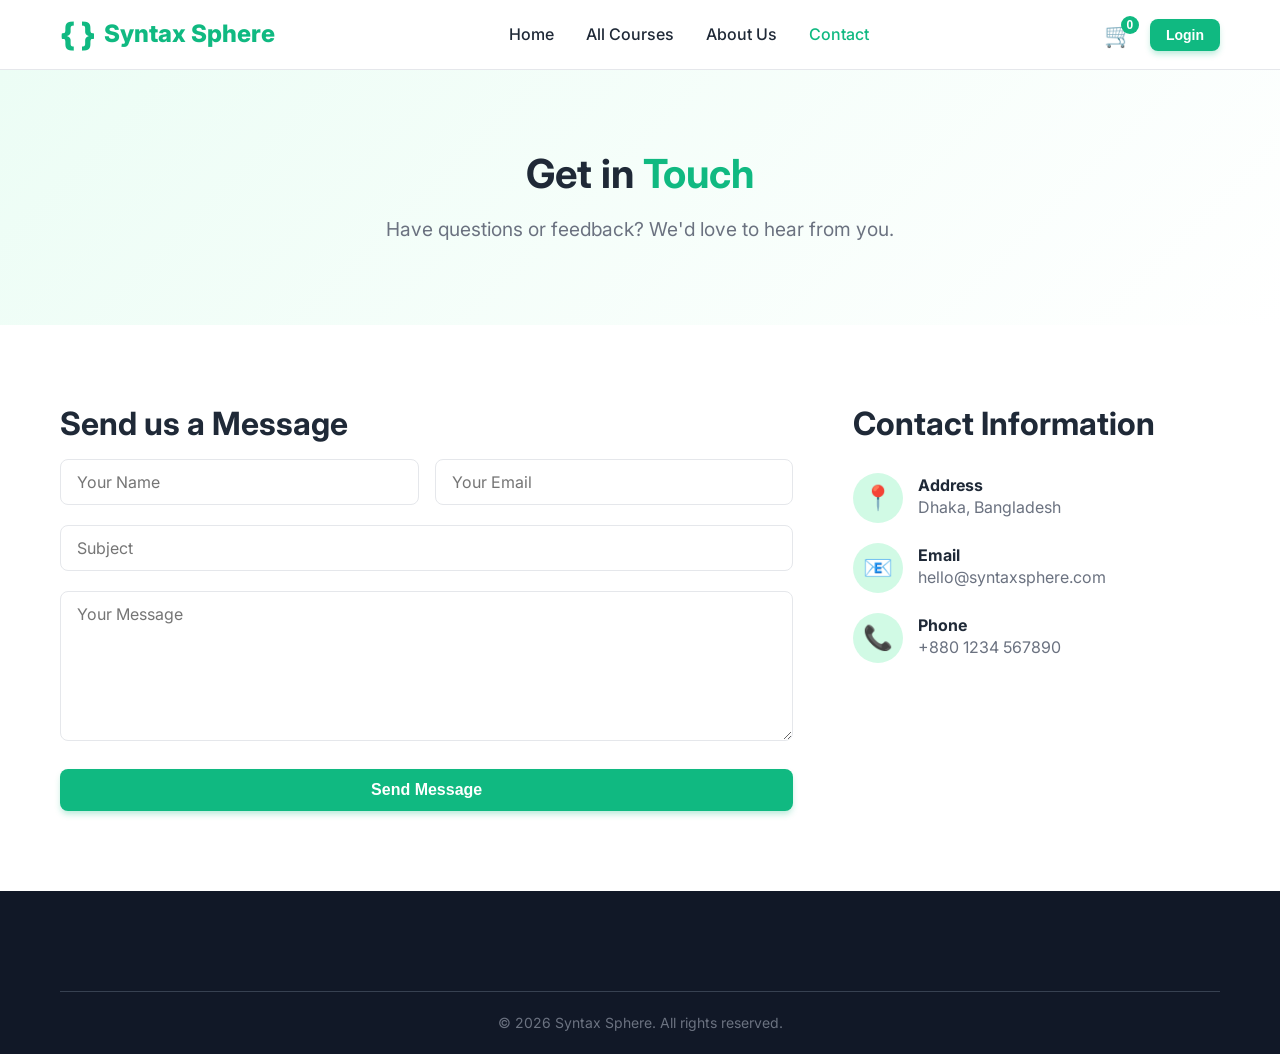
<file: contact.html>
<!DOCTYPE html>
<html lang="en">
  <head>
    <meta charset="UTF-8" />
    <meta name="viewport" content="width=device-width, initial-scale=1.0" />
    <title>Contact Us | Syntax Sphere</title>
    <link rel="stylesheet" href="css/style.css" />
    <link
      href="https://fonts.googleapis.com/css2?family=Inter:wght@400;500;600;700;800&display=swap"
      rel="stylesheet"
    />
    <style>
      .contact-form input,
      .contact-form textarea {
        width: 100%;
        padding: 12px 16px;
        border: 1px solid var(--border);
        border-radius: 8px;
        font-size: 1rem;
        margin-bottom: 20px;
        font-family: inherit;
      }
      .contact-form textarea {
        min-height: 150px;
        resize: vertical;
      }
      .contact-form input:focus,
      .contact-form textarea:focus {
        outline: none;
        border-color: var(--primary);
        box-shadow: 0 0 0 3px rgba(16, 185, 129, 0.1);
      }
      .contact-info-item {
        display: flex;
        align-items: center;
        gap: 15px;
        margin-bottom: 20px;
      }
      .contact-info-icon {
        width: 50px;
        height: 50px;
        background: var(--primary-light);
        border-radius: 50%;
        display: flex;
        align-items: center;
        justify-content: center;
        font-size: 1.5rem;
      }
    </style>
  </head>
  <body>
    <!-- Header -->
    <header class="header">
      <div class="container nav-container">
        <a href="index.html" class="logo">
          <span style="color: var(--primary); font-size: 2rem">{ }</span> Syntax
          Sphere
        </a>
        <nav class="nav-links">
          <a href="index.html" class="nav-link">Home</a>
          <a href="courses.html" class="nav-link">All Courses</a>
          <a href="about.html" class="nav-link">About Us</a>
          <a href="contact.html" class="nav-link" style="color: var(--primary)"
            >Contact</a
          >
        </nav>
        <div class="flex items-center gap-4">
          <button class="cart-btn" id="cart-toggle">
            🛒
            <span class="cart-badge" id="cart-count">0</span>
          </button>
          <div id="auth-section">
            <button class="btn btn-primary btn-sm" id="login-btn">Login</button>
          </div>
          <div class="mobile-menu-btn">☰</div>
        </div>
      </div>
    </header>

    <!-- Cart Drawer -->
    <div class="cart-wrapper">
      <div class="cart-overlay"></div>
      <div class="cart-drawer">
        <div class="cart-header">
          <h3>Your Cart</h3>
          <button class="btn btn-outline btn-sm" id="close-cart">✕</button>
        </div>
        <div class="cart-items" id="cart-items-container">
          <p class="text-center description" style="margin-top: 50px">
            Your cart is empty.
          </p>
        </div>
        <div class="cart-footer">
          <div
            class="flex justify-between"
            style="margin-bottom: 20px; font-weight: 700; font-size: 1.2rem"
          >
            <span>Total:</span>
            <span id="cart-total">৳ 0</span>
          </div>
          <button
            class="btn btn-primary"
            style="width: 100%"
            onclick="alert('Checkout Mockup Success!')"
          >
            Checkout Now
          </button>
        </div>
      </div>
    </div>

    <!-- Login Modal -->
    <div class="modal-wrapper" id="login-modal-wrapper">
      <div class="modal-overlay" id="blur-overlay"></div>
      <div class="modal">
        <div
          class="flex justify-between items-center"
          style="margin-bottom: 20px"
        >
          <h3 style="margin: 0">Login</h3>
          <button class="btn btn-outline btn-sm" id="close-login">✕</button>
        </div>
        <form id="login-form">
          <div style="margin-bottom: 15px">
            <label style="display: block; margin-bottom: 5px; font-weight: 500"
              >Email</label
            >
            <input
              type="email"
              placeholder="student@syntaxsphere.com"
              required
              style="
                width: 100%;
                padding: 10px;
                border: 1px solid var(--border);
                border-radius: 6px;
              "
            />
          </div>
          <div style="margin-bottom: 20px">
            <label style="display: block; margin-bottom: 5px; font-weight: 500"
              >Password</label
            >
            <input
              type="password"
              placeholder="Any password works"
              required
              style="
                width: 100%;
                padding: 10px;
                border: 1px solid var(--border);
                border-radius: 6px;
              "
            />
          </div>
          <button type="submit" class="btn btn-primary" style="width: 100%">
            Login
          </button>
          <p
            class="description text-center"
            style="margin-top: 15px; font-size: 0.85rem"
          >
            No account? <a href="#" style="color: var(--primary)">Sign up</a>
          </p>
        </form>
      </div>
    </div>

    <!-- Hero Section -->
    <section
      class="section"
      style="
        background: linear-gradient(135deg, #ecfdf5 0%, #ffffff 100%);
        text-align: center;
      "
    >
      <div class="container">
        <h1>Get in <span style="color: var(--primary)">Touch</span></h1>
        <p
          class="description"
          style="font-size: 1.2rem; max-width: 600px; margin: 0 auto"
        >
          Have questions or feedback? We'd love to hear from you.
        </p>
      </div>
    </section>

    <!-- Contact Section -->
    <section class="section">
      <div class="container flex" style="gap: 60px; flex-wrap: wrap">
        <!-- Contact Form -->
        <div style="flex: 2; min-width: 300px">
          <h2>Send us a Message</h2>
          <form
            class="contact-form"
            onsubmit="event.preventDefault(); alert('Message sent! (Mock)'); this.reset();"
          >
            <div class="flex gap-4" style="flex-wrap: wrap">
              <div style="flex: 1; min-width: 200px">
                <input type="text" placeholder="Your Name" required />
              </div>
              <div style="flex: 1; min-width: 200px">
                <input type="email" placeholder="Your Email" required />
              </div>
            </div>
            <input type="text" placeholder="Subject" />
            <textarea placeholder="Your Message" required></textarea>
            <button type="submit" class="btn btn-primary" style="width: 100%">
              Send Message
            </button>
          </form>
        </div>

        <!-- Contact Info -->
        <div style="flex: 1; min-width: 280px">
          <h2>Contact Information</h2>
          <div style="margin-top: 30px">
            <div class="contact-info-item">
              <div class="contact-info-icon">📍</div>
              <div>
                <h4 style="margin-bottom: 0">Address</h4>
                <p class="description" style="margin: 0">Dhaka, Bangladesh</p>
              </div>
            </div>
            <div class="contact-info-item">
              <div class="contact-info-icon">📧</div>
              <div>
                <h4 style="margin-bottom: 0">Email</h4>
                <p class="description" style="margin: 0">
                  hello@syntaxsphere.com
                </p>
              </div>
            </div>
            <div class="contact-info-item">
              <div class="contact-info-icon">📞</div>
              <div>
                <h4 style="margin-bottom: 0">Phone</h4>
                <p class="description" style="margin: 0">+880 1234 567890</p>
              </div>
            </div>
          </div>
        </div>
      </div>
    </section>

    <!-- Footer -->
    <footer class="footer">
      <div class="container">
        <div class="copyright text-center">
          &copy; 2026 Syntax Sphere. All rights reserved.
        </div>
      </div>
    </footer>

    <script src="js/data.js"></script>
    <script src="js/main.js"></script>
  </body>
</html>
</file>
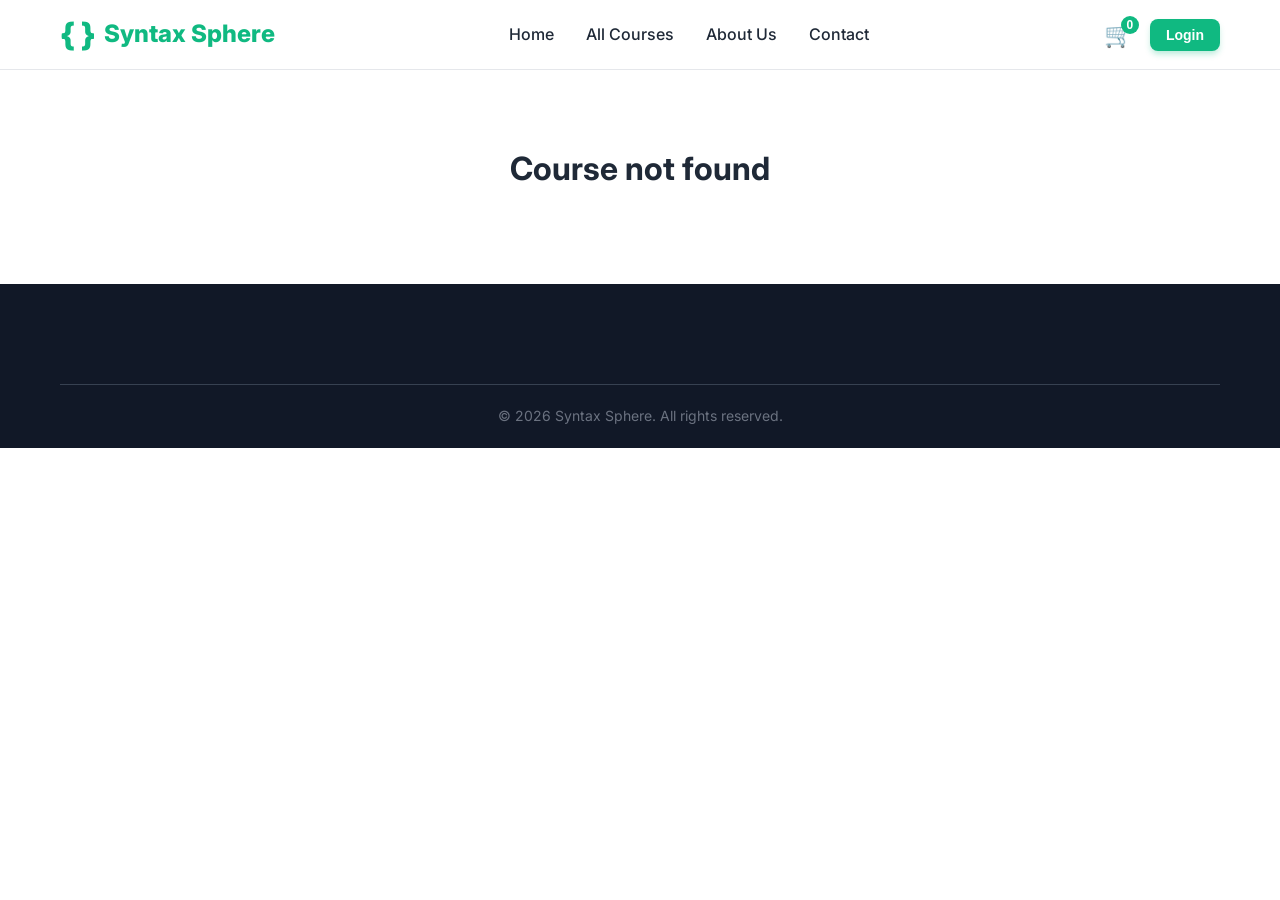
<file: course-detail.html>
<!DOCTYPE html>
<html lang="en">
  <head>
    <meta charset="UTF-8" />
    <meta name="viewport" content="width=device-width, initial-scale=1.0" />
    <title>Course Details | Syntax Sphere</title>
    <link rel="stylesheet" href="css/style.css" />
    <link
      href="https://fonts.googleapis.com/css2?family=Inter:wght@400;500;600;700;800&display=swap"
      rel="stylesheet"
    />
    <style>
      .curriculum-item {
        padding: 15px;
        border-bottom: 1px solid var(--border);
        display: flex;
        justify-content: space-between;
        align-items: center;
        cursor: pointer;
        background: #fff;
      }
      .curriculum-item:hover {
        background-color: var(--bg-light);
      }
    </style>
  </head>
  <body>
    <!-- Header -->
    <header class="header">
      <div class="container nav-container">
        <a href="index.html" class="logo">
          <span style="color: var(--primary); font-size: 2rem">{ }</span> Syntax
          Sphere
        </a>
        <nav class="nav-links">
          <a href="index.html" class="nav-link">Home</a>
          <a href="courses.html" class="nav-link">All Courses</a>
          <a href="about.html" class="nav-link">About Us</a>
          <a href="contact.html" class="nav-link">Contact</a>
        </nav>
        <div class="flex items-center gap-4">
          <button class="cart-btn" id="cart-toggle">
            🛒
            <span class="cart-badge" id="cart-count">0</span>
          </button>
          <div id="auth-section">
            <button class="btn btn-primary btn-sm" id="login-btn">Login</button>
          </div>
          <div class="mobile-menu-btn">☰</div>
        </div>
      </div>
    </header>

    <!-- Cart Drawer -->
    <div class="cart-wrapper">
      <div class="cart-overlay"></div>
      <div class="cart-drawer">
        <div class="cart-header">
          <h3>Your Cart</h3>
          <button class="btn btn-outline btn-sm" id="close-cart">✕</button>
        </div>
        <div class="cart-items" id="cart-items-container">
          <!-- Cart Items Injected Here -->
          <p class="text-center description" style="margin-top: 50px">
            Your cart is empty.
          </p>
        </div>
        <div class="cart-footer">
          <div
            class="flex justify-between"
            style="margin-bottom: 20px; font-weight: 700; font-size: 1.2rem"
          >
            <span>Total:</span>
            <span id="cart-total">৳ 0</span>
          </div>
          <button
            class="btn btn-primary"
            style="width: 100%"
            onclick="alert('Checkout Mockup Success!')"
          >
            Checkout Now
          </button>
        </div>
      </div>
    </div>

    <!-- Login Modal -->
    <div class="modal-wrapper" id="login-modal-wrapper">
      <div class="modal-overlay" id="blur-overlay"></div>
      <div class="modal">
        <div
          class="flex justify-between items-center"
          style="margin-bottom: 20px"
        >
          <h3 style="margin: 0">Login</h3>
          <button class="btn btn-outline btn-sm" id="close-login">✕</button>
        </div>
        <form id="login-form">
          <div style="margin-bottom: 15px">
            <label style="display: block; margin-bottom: 5px; font-weight: 500"
              >Email</label
            >
            <input
              type="email"
              placeholder="student@syntaxsphere.com"
              required
              style="
                width: 100%;
                padding: 10px;
                border: 1px solid var(--border);
                border-radius: 6px;
              "
            />
          </div>
          <div style="margin-bottom: 20px">
            <label style="display: block; margin-bottom: 5px; font-weight: 500"
              >Password</label
            >
            <input
              type="password"
              placeholder="Any password works"
              required
              style="
                width: 100%;
                padding: 10px;
                border: 1px solid var(--border);
                border-radius: 6px;
              "
            />
          </div>
          <button type="submit" class="btn btn-primary" style="width: 100%">
            Login
          </button>
          <p
            class="description text-center"
            style="margin-top: 15px; font-size: 0.85rem"
          >
            No account? <a href="#" style="color: var(--primary)">Sign up</a>
          </p>
        </form>
      </div>
    </div>

    <!-- Course Content Container -->
    <div id="course-detail-content">
      <!-- Filled dynamically by JS -->
      <div class="container text-center section">
        <p>Loading course details...</p>
      </div>
    </div>

    <!-- Footer -->
    <footer class="footer">
      <div class="container">
        <div class="copyright text-center">
          &copy; 2026 Syntax Sphere. All rights reserved.
        </div>
      </div>
    </footer>

    <script src="js/data.js"></script>
    <script src="js/main.js"></script>
  </body>
</html>
</file>
<file: css/style.css>
/* 
========================================
   SYNTAX SPHERE - GLOBAL STYLES
========================================
*/

/* --- 1. Variables & Theme --- */
:root {
  /* Primary Colors */
  --primary: #10b981; /* Emerald 500 */
  --primary-dark: #059669; /* Emerald 600 */
  --primary-light: #d1fae5; /* Emerald 100 */

  /* Text Colors */
  --text-main: #1f2937; /* Gray 800 */
  --text-muted: #6b7280; /* Gray 500 */
  --text-light: #9ca3af; /* Gray 400 */

  /* Backgrounds */
  --bg-body: #ffffff;
  --bg-light: #f9fafb; /* Gray 50 */
  --bg-card: #ffffff;

  /* UI Elements */
  --border: #e5e7eb; /* Gray 200 */
  --shadow-sm: 0 1px 2px 0 rgba(0, 0, 0, 0.05);
  --shadow-md: 0 4px 6px -1px rgba(0, 0, 0, 0.1),
    0 2px 4px -1px rgba(0, 0, 0, 0.06);
  --shadow-lg: 0 10px 15px -3px rgba(0, 0, 0, 0.1),
    0 4px 6px -2px rgba(0, 0, 0, 0.05);

  /* Spacing */
  --container-width: 1200px;
  --header-height: 70px;
}

/* --- 2. Reset & Base --- */
* {
  margin: 0;
  padding: 0;
  box-sizing: border-box;
}

body {
  font-family: "Inter", system-ui, -apple-system, sans-serif;
  color: var(--text-main);
  background-color: var(--bg-body);
  line-height: 1.6;
  -webkit-font-smoothing: antialiased;
}

a {
  text-decoration: none;
  color: inherit;
  transition: color 0.2s;
}

ul {
  list-style: none;
}

img {
  max-width: 100%;
  display: block;
}

/* --- 3. Typography --- */
h1,
h2,
h3,
h4,
h5,
h6 {
  font-weight: 700;
  line-height: 1.2;
  margin-bottom: 1rem;
}

h1 {
  font-size: 2.5rem;
}
h2 {
  font-size: 2rem;
}
h3 {
  font-size: 1.5rem;
}

p {
  margin-bottom: 1rem;
}

/* --- 4. Utilities --- */
.container {
  max-width: var(--container-width);
  margin: 0 auto;
  padding: 0 20px;
}

.section {
  padding: 80px 0;
}

.bg-light {
  background-color: var(--bg-light);
}

.flex {
  display: flex;
}
.description {
  color: var(--text-muted);
}
.text-center {
  text-align: center;
}
.items-center {
  align-items: center;
}
.justify-between {
  justify-content: space-between;
}
.justify-center {
  justify-content: center;
}
.gap-4 {
  gap: 1rem;
}
.grid {
  display: grid;
}
.grid-cols-3 {
  grid-template-columns: repeat(3, 1fr);
  gap: 2rem;
}

/* Mobile Grid */
@media (max-width: 768px) {
  .grid-cols-3 {
    grid-template-columns: 1fr;
  }
  h1 {
    font-size: 2rem;
  }
}

/* --- 5. Buttons --- */
.btn {
  display: inline-flex;
  align-items: center;
  justify-content: center;
  padding: 12px 24px;
  border-radius: 8px;
  font-weight: 600;
  cursor: pointer;
  transition: all 0.3s ease;
  border: none;
  font-size: 1rem;
}

.btn-primary {
  background-color: var(--primary);
  color: white;
  box-shadow: 0 4px 6px -1px rgba(16, 185, 129, 0.3);
}

.btn-primary:hover {
  background-color: var(--primary-dark);
  transform: translateY(-2px);
  box-shadow: 0 6px 8px -1px rgba(16, 185, 129, 0.4);
}

.btn-outline {
  background-color: transparent;
  border: 2px solid var(--primary);
  color: var(--primary);
}

.btn-outline:hover {
  background-color: var(--primary-light);
}

.btn-sm {
  padding: 8px 16px;
  font-size: 0.875rem;
}

/* --- 6. Card Styles --- */
.card {
  background: var(--bg-card);
  border-radius: 12px;
  border: 1px solid var(--border);
  overflow: hidden;
  transition: transform 0.3s ease, box-shadow 0.3s ease;
}

.card:hover {
  transform: translateY(-5px);
  box-shadow: var(--shadow-lg);
  border-color: var(--primary-light);
}

.card-img {
  height: 200px;
  width: 100%;
  object-fit: cover;
}

.card-body {
  padding: 20px;
}

.card-title {
  font-size: 1.25rem;
  margin-bottom: 0.5rem;
  color: var(--text-main);
}

.card-badge {
  display: inline-block;
  padding: 4px 8px;
  border-radius: 4px;
  font-size: 0.75rem;
  font-weight: 600;
  background-color: var(--primary-light);
  color: var(--primary-dark);
  margin-bottom: 0.5rem;
}

/* --- 7. Header & Nav --- */
.header {
  height: var(--header-height);
  background-color: rgba(255, 255, 255, 0.9);
  backdrop-filter: blur(10px);
  border-bottom: 1px solid var(--border);
  position: sticky;
  top: 0;
  z-index: 1000;
}

.nav-container {
  height: 100%;
  display: flex;
  align-items: center;
  justify-content: space-between;
}

.logo {
  font-size: 1.5rem;
  font-weight: 800;
  color: var(--primary);
  display: flex;
  align-items: center;
  gap: 8px;
}

.nav-links {
  display: flex;
  gap: 2rem;
}

.nav-link {
  font-weight: 500;
  color: var(--text-main);
}

.nav-link:hover {
  color: var(--primary);
}

/* Mobile Menu */
.mobile-menu-btn {
  display: none;
  font-size: 1.5rem;
  cursor: pointer;
}

@media (max-width: 768px) {
  .nav-links {
    display: none;
  }
  .mobile-menu-btn {
    display: block;
  }
}

/* --- 8. Footer --- */
.footer {
  background-color: #111827; /* Gray 900 */
  color: #f3f4f6;
  padding: 60px 0 20px;
}

.footer-col h4 {
  margin-bottom: 1.5rem;
  color: white;
}

.footer-link {
  display: block;
  margin-bottom: 0.75rem;
  color: #9ca3af;
}

.footer-link:hover {
  color: var(--primary);
}

.copyright {
  margin-top: 40px;
  padding-top: 20px;
  border-top: 1px solid #374151;
  text-align: center;
  color: #6b7280;
  font-size: 0.875rem;
}

/* --- 9. Cart & Modal Styles --- */
/* Cart Badge */
.cart-btn {
    position: relative;
    cursor: pointer;
    background: transparent;
    border: none;
    font-size: 1.5rem;
}

.cart-badge {
    position: absolute;
    top: -5px;
    right: -5px;
    background: var(--primary);
    color: white;
    font-size: 0.75rem;
    font-weight: bold;
    height: 18px;
    width: 18px;
    border-radius: 50%;
    display: flex;
    align-items: center;
    justify-content: center;
}

/* Cart Drawer */
.cart-overlay {
    position: fixed;
    top: 0;
    left: 0;
    width: 100%;
    height: 100%;
    background: rgba(0,0,0,0.5);
    z-index: 2000;
    opacity: 0;
    visibility: hidden;
    transition: all 0.3s;
}

.cart-drawer {
    position: fixed;
    top: 0;
    right: -400px;
    width: 350px;
    height: 100%;
    background: white;
    z-index: 2001;
    transition: right 0.3s ease;
    padding: 20px;
    box-shadow: -5px 0 15px rgba(0,0,0,0.1);
    display: flex;
    flex-direction: column;
}

.cart-active .cart-overlay { opacity: 1; visibility: visible; }
.cart-active .cart-drawer { right: 0; }

.cart-header {
    display: flex;
    justify-content: space-between;
    align-items: center;
    border-bottom: 1px solid var(--border);
    padding-bottom: 15px;
    margin-bottom: 20px;
}

.cart-items {
    flex: 1;
    overflow-y: auto;
}

.cart-item {
    display: flex;
    gap: 15px;
    margin-bottom: 15px;
    padding-bottom: 15px;
    border-bottom: 1px solid var(--border);
}

.cart-item img {
    width: 70px;
    height: 50px;
    object-fit: cover;
    border-radius: 4px;
}

.cart-footer {
    border-top: 1px solid var(--border);
    padding-top: 20px;
}

/* Modal */
.modal-wrapper {
    position: fixed;
    top: 0;
    left: 0;
    width: 100%;
    height: 100%;
    z-index: 3000;
    display: flex;
    align-items: center;
    justify-content: center;
    opacity: 0;
    visibility: hidden;
    pointer-events: none;
    transition: all 0.3s;
}

.modal-wrapper.modal-active {
    opacity: 1;
    visibility: visible;
    pointer-events: auto;
}

.modal-overlay {
    position: absolute;
    top: 0;
    left: 0;
    width: 100%;
    height: 100%;
    background: rgba(0,0,0,0.5);
}

.modal {
    background: white;
    padding: 30px;
    border-radius: 12px;
    width: 90%;
    max-width: 400px;
    transform: translateY(-20px);
    transition: all 0.3s;
    position: relative;
    z-index: 10;
}

.modal-wrapper.modal-active .modal {
    transform: translateY(0);
}

/* Animations */
.fade-in {
    opacity: 0;
    transform: translateY(20px);
    transition: opacity 0.6s ease-out, transform 0.6s ease-out;
}

.fade-in.visible {
    opacity: 1;
    transform: translateY(0);
}

/* Toast Notification */
.toast {
    position: fixed;
    bottom: 20px;
    right: 20px;
    background: #1f2937;
    color: white;
    padding: 12px 24px;
    border-radius: 8px;
    box-shadow: 0 4px 6px rgba(0,0,0,0.1);
    z-index: 4000;
    transform: translateY(100px);
    transition: transform 0.3s;
}

.toast.show {
    transform: translateY(0);
}
</file>
